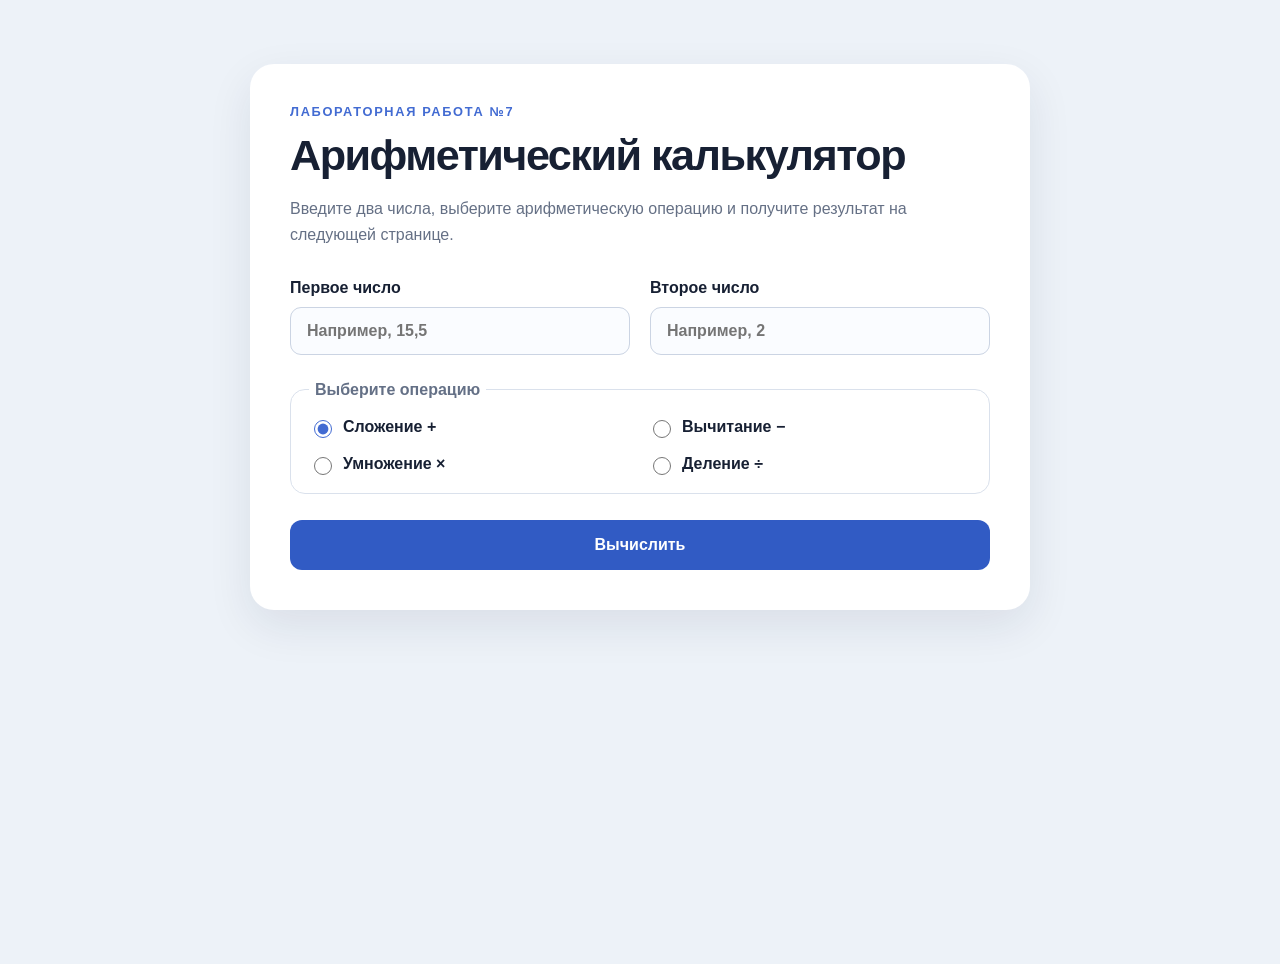
<file: lab-07/web/index.html>
<!DOCTYPE html>
<html lang="ru">
<head>
    <meta charset="UTF-8">
    <meta name="viewport" content="width=device-width, initial-scale=1">
    <title>Калькулятор — ввод</title>
    <link rel="stylesheet" href="styles.css">
    <script src="script.js" defer></script>
</head>
<body>
<main class="container">
    <section class="panel">
        <div class="eyebrow">Лабораторная работа №7</div>
        <h1>Арифметический калькулятор</h1>
        <p class="lead">Введите два числа, выберите арифметическую операцию и получите результат на следующей странице.</p>
        <form action="result.html" method="get" id="calculator-form">
            <div class="fields">
                <label>Первое число
                    <input type="number" name="first" step="any" placeholder="Например, 15,5" required>
                </label>
                <label>Второе число
                    <input type="number" name="second" step="any" placeholder="Например, 2" required>
                </label>
            </div>
            <fieldset>
                <legend>Выберите операцию</legend>
                <div class="operations">
                    <label><input type="radio" name="operation" value="add" checked> Сложение +</label>
                    <label><input type="radio" name="operation" value="subtract"> Вычитание −</label>
                    <label><input type="radio" name="operation" value="multiply"> Умножение ×</label>
                    <label><input type="radio" name="operation" value="divide"> Деление ÷</label>
                </div>
            </fieldset>
            <button type="submit">Вычислить</button>
        </form>
    </section>
</main>
</body>
</html>
</file>
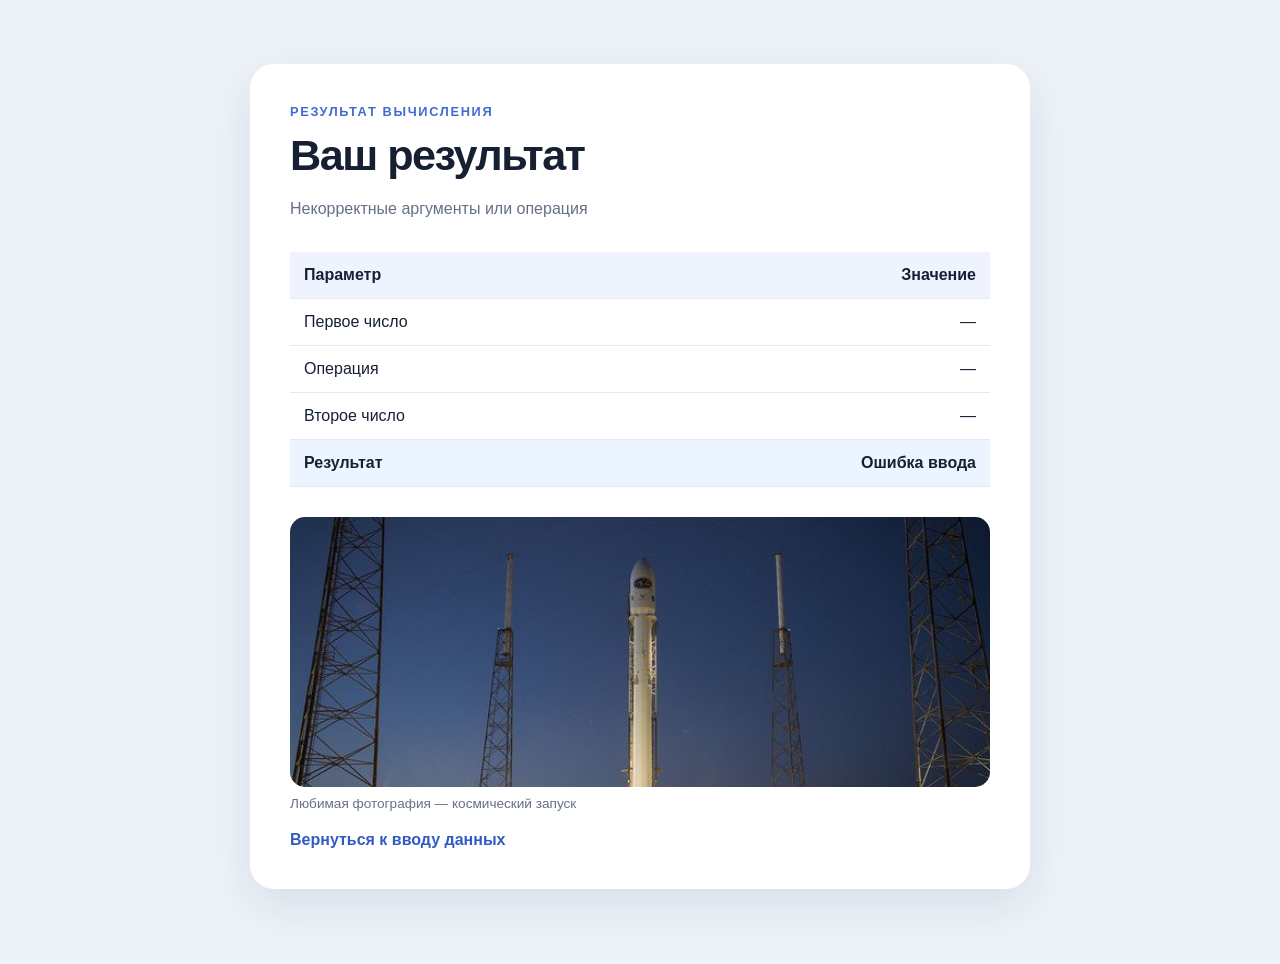
<file: lab-07/web/result.html>
<!DOCTYPE html>
<html lang="ru">
<head>
    <meta charset="UTF-8">
    <meta name="viewport" content="width=device-width, initial-scale=1">
    <title>Калькулятор — результат</title>
    <link rel="stylesheet" href="styles.css">
    <script src="script.js" defer></script>
</head>
<body>
<main class="container">
    <section class="panel result-panel">
        <div class="eyebrow">Результат вычисления</div>
        <h1>Ваш результат</h1>
        <p class="lead" id="status">Результаты арифметической операции</p>
        <table aria-label="Таблица результата">
            <thead><tr><th>Параметр</th><th>Значение</th></tr></thead>
            <tbody>
                <tr><td>Первое число</td><td id="first-value">—</td></tr>
                <tr><td>Операция</td><td id="operation-value">—</td></tr>
                <tr><td>Второе число</td><td id="second-value">—</td></tr>
                <tr class="highlight"><td>Результат</td><td id="result-value">—</td></tr>
            </tbody>
        </table>
        <figure class="photo">
            <img src="favorite-photo.jpg" alt="Фотография запуска космического корабля">
            <figcaption>Любимая фотография — космический запуск</figcaption>
        </figure>
        <a class="back-link" href="index.html">Вернуться к вводу данных</a>
    </section>
</main>
</body>
</html>
</file>
<file: lab-07/web/styles.css>
:root {
    font-family: "Segoe UI", Arial, sans-serif;
    color: #172033;
    background: #edf2f8;
    font-synthesis: none;
}

* { box-sizing: border-box; }
body { margin: 0; min-height: 100vh; }
.container { width: min(780px, calc(100% - 32px)); margin: 64px auto; }
.panel { padding: 40px; background: white; border-radius: 24px; box-shadow: 0 16px 45px rgba(18, 37, 67, .09); }
.eyebrow { color: #426bd2; font-size: .8rem; font-weight: 800; letter-spacing: .13em; text-transform: uppercase; }
h1 { font-size: clamp(1.75rem, 4vw, 2.7rem); letter-spacing: -.035em; margin: 12px 0; }
.lead { color: #657085; line-height: 1.65; margin-bottom: 30px; }
.fields { display: grid; gap: 20px; grid-template-columns: repeat(2, minmax(0, 1fr)); }
label { font-weight: 650; }
input[type="number"] { display: block; width: 100%; padding: 14px 16px; margin-top: 10px; border: 1px solid #cbd4e3; border-radius: 11px; font: inherit; background: #fafcff; }
input:focus-visible, button:focus-visible, a:focus-visible { outline: 3px solid #98b6ff; outline-offset: 2px; }
fieldset { margin: 26px 0; border: 1px solid #dae1ec; border-radius: 15px; padding: 18px; }
legend { color: #647086; padding: 0 6px; font-weight: 700; }
.operations { display: grid; grid-template-columns: repeat(2, minmax(0, 1fr)); gap: 16px; }
.operations label { display: flex; align-items: center; gap: 8px; cursor: pointer; }
input[type="radio"] { accent-color: #426bd2; width: 18px; height: 18px; }
button { width: 100%; padding: 16px; border: 0; border-radius: 12px; background: #315bc4; color: #fff; font: inherit; font-weight: 700; cursor: pointer; }
button:hover { background: #20489f; }
table { border-collapse: collapse; width: 100%; margin: 20px 0 24px; }
th, td { text-align: left; padding: 14px; border-bottom: 1px solid #e3e9f2; }
th { background: #eff3fd; }
td:last-child, th:last-child { text-align: right; font-variant-numeric: tabular-nums; }
.highlight { background: #ecf4ff; font-weight: 800; }
.photo { margin: 30px 0 20px; }
.photo img { display: block; width: 100%; height: 270px; object-fit: cover; border-radius: 15px; }
figcaption { color: #667084; font-size: .85rem; margin-top: 9px; }
.back-link { color: #315bc4; font-weight: 700; text-decoration: none; transition: color .15s; }
.back-link:hover { color: #db417b; text-decoration: underline; }
@media (max-width: 600px) { .panel { padding: 24px; } .fields, .operations { grid-template-columns: 1fr; } .container { margin: 24px auto; } }
</file>
